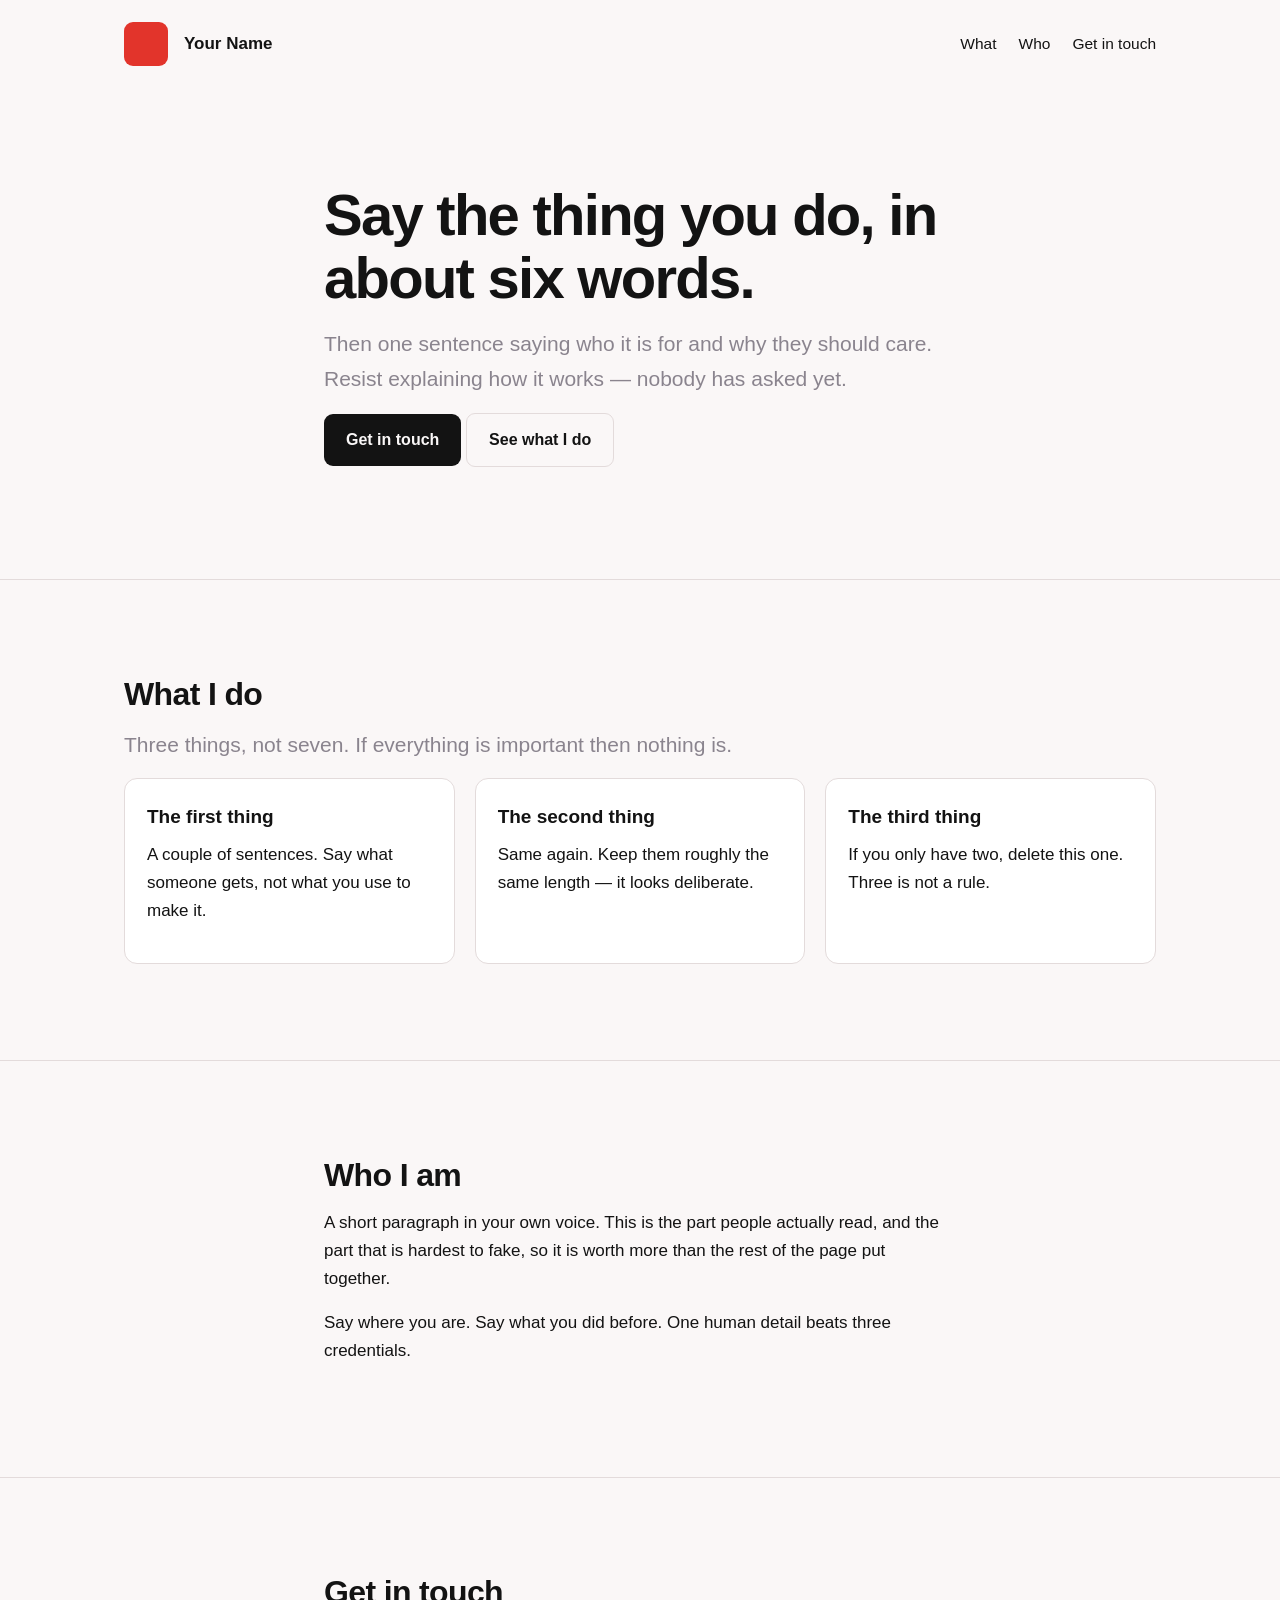
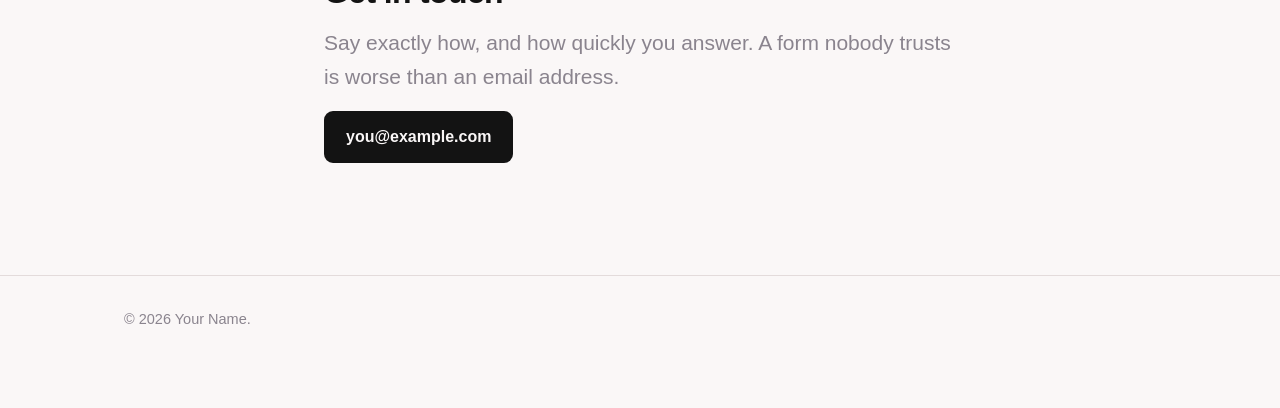
<file: site-templates/one-page/index.html>
<!doctype html>
<html lang="en">
<head>
<meta charset="utf-8">
<meta name="viewport" content="width=device-width, initial-scale=1">

<!-- These two lines are what people see in a search result and when they share a link.
     Change them before you show anyone. -->
<title>What this is — Your Name</title>
<meta name="description" content="One sentence about what this is and who it is for.">

<link rel="stylesheet" href="mwk.css">
</head>
<body>

<div class="wrap">
  <nav>
    <div class="block" aria-hidden="true"></div>
    <strong>Your Name</strong>
    <div class="links">
      <a href="#what">What</a>
      <a href="#who">Who</a>
      <a href="#talk">Get in touch</a>
    </div>
  </nav>
</div>

<section>
  <div class="wrap narrow">
    <h1>Say the thing you do, in about six words.</h1>
    <p class="lede">Then one sentence saying who it is for and why they should care. Resist
      explaining how it works — nobody has asked yet.</p>
    <p><a class="btn" href="#talk">Get in touch</a>
       <a class="btn ghost" href="#what">See what I do</a></p>
  </div>
</section>

<section id="what">
  <div class="wrap">
    <h2>What I do</h2>
    <p class="lede narrow">Three things, not seven. If everything is important then nothing is.</p>
    <div class="grid">
      <div class="card">
        <h3>The first thing</h3>
        <p>A couple of sentences. Say what someone gets, not what you use to make it.</p>
      </div>
      <div class="card">
        <h3>The second thing</h3>
        <p>Same again. Keep them roughly the same length — it looks deliberate.</p>
      </div>
      <div class="card">
        <h3>The third thing</h3>
        <p>If you only have two, delete this one. Three is not a rule.</p>
      </div>
    </div>
  </div>
</section>

<section id="who">
  <div class="wrap narrow">
    <h2>Who I am</h2>
    <p>A short paragraph in your own voice. This is the part people actually read, and the part
      that is hardest to fake, so it is worth more than the rest of the page put together.</p>
    <p>Say where you are. Say what you did before. One human detail beats three credentials.</p>
  </div>
</section>

<section id="talk">
  <div class="wrap narrow">
    <h2>Get in touch</h2>
    <p class="lede">Say exactly how, and how quickly you answer. A form nobody trusts is worse
      than an email address.</p>
    <p><a class="btn" href="mailto:you@example.com">you@example.com</a></p>
  </div>
</section>

<footer>
  <div class="wrap">
    <p>© <span id="year">2026</span> Your Name.</p>
    <!-- Where this design came from. Uncomment it if you would like to say so — it is
         genuinely optional and nothing here checks whether you did.
    <p>Built with <a href="https://matewishkey.com">Mate Wish Key</a>.</p>
    -->
  </div>
</footer>

<script>
  // The only script on the page: keep the year right without anyone having to remember.
  document.getElementById('year').textContent = new Date().getFullYear();
</script>
</body>
</html>
</file>
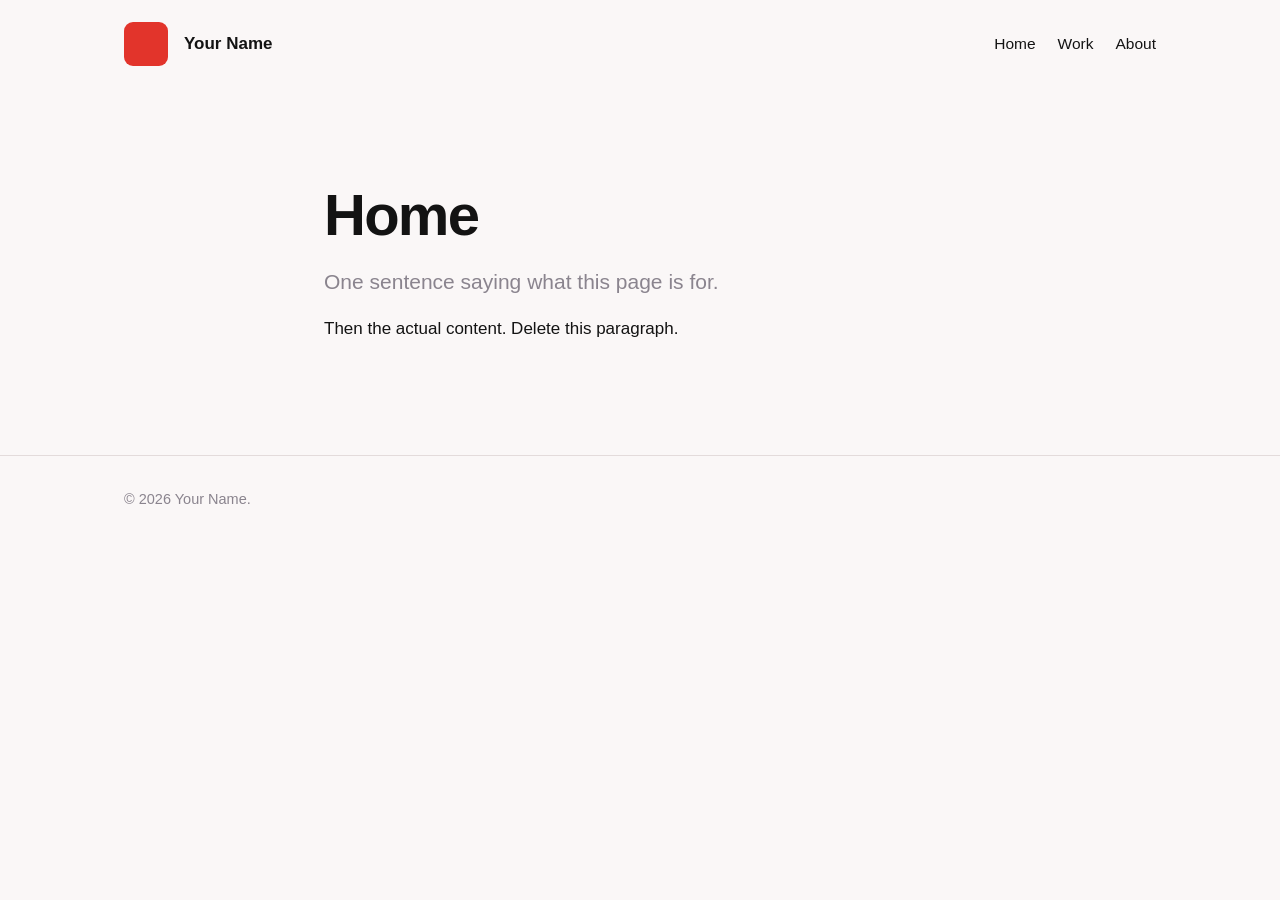
<file: site-templates/pages/index.html>
<!doctype html>
<html lang="en">
<head>
<meta charset="utf-8">
<meta name="viewport" content="width=device-width, initial-scale=1">
<title>Home — Your Name</title>
<meta name="description" content="One sentence about this page.">
<link rel="stylesheet" href="mwk.css">
</head>
<body>

<div class="wrap">
  <nav>
    <div class="block" aria-hidden="true"></div>
    <strong>Your Name</strong>
    <div class="links">
      <a href="index.html">Home</a>
      <a href="work.html">Work</a>
      <a href="about.html">About</a>
    </div>
  </nav>
</div>

<section>
  <div class="wrap narrow">
    <h1>Home</h1>
    <p class="lede">One sentence saying what this page is for.</p>
    <p>Then the actual content. Delete this paragraph.</p>
  </div>
</section>

<footer>
  <div class="wrap">
    <p>© <span id="year">2026</span> Your Name.</p>
    <!-- Where this design came from. Uncomment it if you would like to say so — it is
         genuinely optional and nothing here checks whether you did.
    <p>Built with <a href="https://matewishkey.com">Mate Wish Key</a>.</p>
    -->
  </div>
</footer>

<script>document.getElementById('year').textContent = new Date().getFullYear();</script>
</body>
</html>
</file>
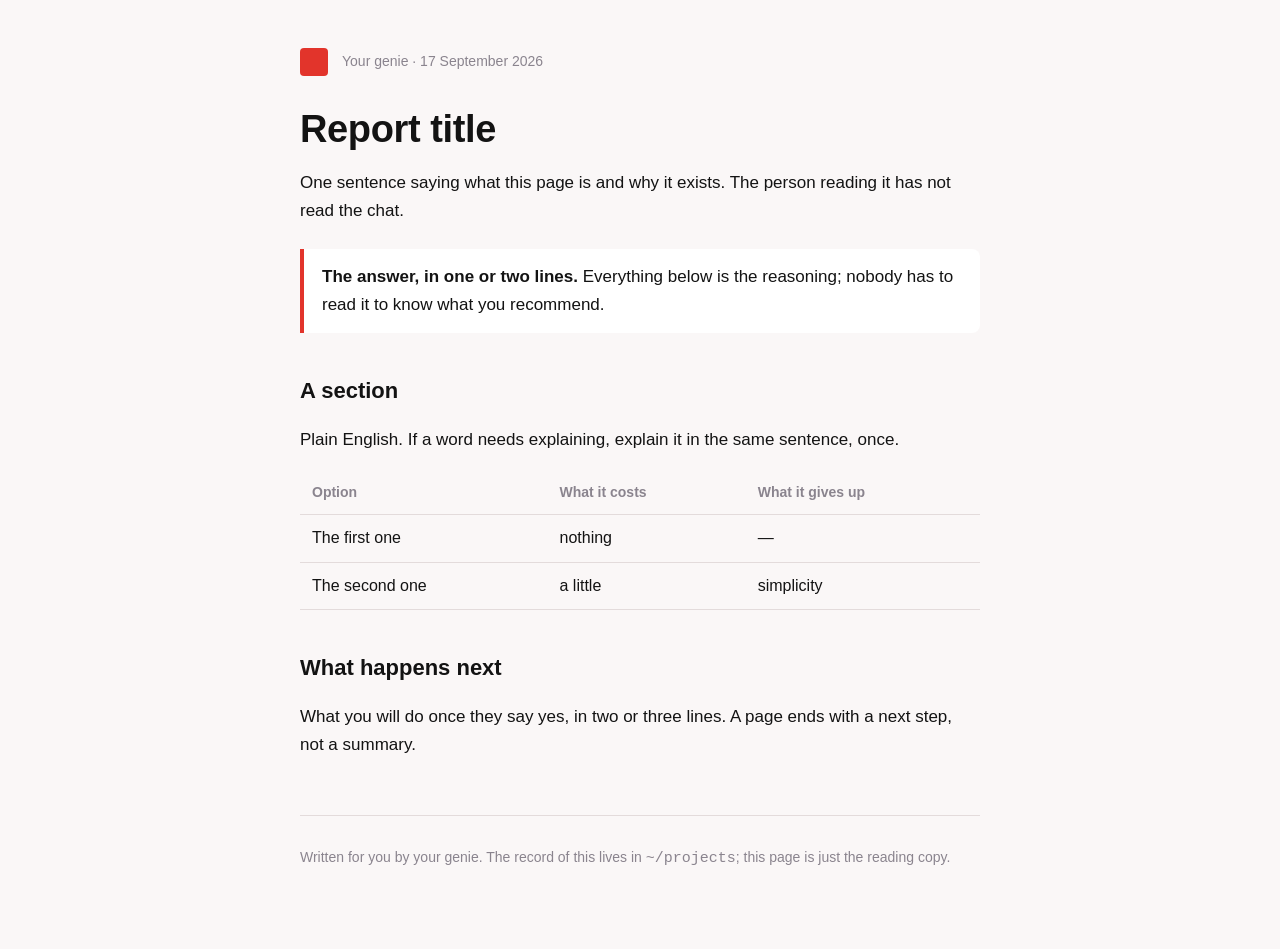
<file: site-templates/report/index.html>
<!doctype html>
<html lang="en">
<head>
<meta charset="utf-8">
<meta name="viewport" content="width=device-width, initial-scale=1">
<title>Report title</title>
<!--
  A page the genie writes for them to READ — a plan, a set of options, a comparison, a
  report. Anything longer than a screen. It lives at
  ~/mwk-work/<project>/<YYYY-MM-DD_slug>/index.html, served at http://127.0.0.1:29200/…,
  and linked from the chat. An artifact only when they want to send it to someone.

  Everything is inline on purpose: an artifact cannot load a stylesheet beside it, and a
  page opened off disk should look the same. The values are Mate Wish Key's, the same ones
  as site-templates/mwk.css — change them there and here together, or not at all.
-->
<style>
  :root {
    --brand:      #e2342b;   /* the one loud colour. Spent once, on the block */
    --brand-deep: #c9251d;
    --bg:         #faf7f7;
    --fg:         #131313;
    --muted:      #8a848e;
    --line:       #e3dbdb;
    --card:       #ffffff;
    --text:       680px;
    --font: -apple-system, BlinkMacSystemFont, "Segoe UI", Helvetica, Arial, sans-serif;
    --mono: ui-monospace, SFMono-Regular, Menlo, Consolas, monospace;
  }
  @media (prefers-color-scheme: dark) {
    :root:not([data-theme=light]) {
      --bg:#131313; --fg:#faf7f7; --muted:#a8a2b0; --line:#2b2b2b; --card:#1b1b1b;
      --brand-deep:#f0524a;
    }
  }
  :root[data-theme=dark] {
    --bg:#131313; --fg:#faf7f7; --muted:#a8a2b0; --line:#2b2b2b; --card:#1b1b1b;
    --brand-deep:#f0524a;
  }
  *, *::before, *::after { box-sizing: border-box; }
  body { margin:0; background:var(--bg); color:var(--fg); font:17px/1.65 var(--font);
         -webkit-font-smoothing:antialiased; padding: 0 24px; }
  a { color:var(--brand-deep); text-underline-offset:2px; }
  main { max-width:var(--text); margin:0 auto; padding-block: 48px 64px; }
  header { display:flex; align-items:center; gap:14px; margin-bottom:32px; }
  .block { width:28px; height:28px; background:var(--brand); border-radius:4px; flex:none; }
  header .kicker { color:var(--muted); font-size:14px; margin:0; }
  h1 { font-size:clamp(28px, 4vw, 38px); line-height:1.15; margin:0 0 8px; letter-spacing:-.01em; }
  h2 { font-size:22px; margin:40px 0 12px; }
  p, li { max-width:var(--text); }
  table { border-collapse:collapse; width:100%; margin:16px 0; font-size:16px; }
  th, td { text-align:left; padding:10px 12px; border-bottom:1px solid var(--line); vertical-align:top; }
  th { color:var(--muted); font-weight:600; font-size:14px; }
  code, pre { font-family:var(--mono); font-size:15px; }
  pre { background:var(--card); border:1px solid var(--line); border-radius:8px; padding:14px 16px; overflow-x:auto; }
  .answer { background:var(--card); border-left:4px solid var(--brand); padding:14px 18px; border-radius:0 8px 8px 0; margin:24px 0; }
  footer { border-top:1px solid var(--line); margin-top:56px; padding-top:16px; color:var(--muted); font-size:14px; }
  @media print { body { background:#fff; color:#000; } .block { -webkit-print-color-adjust:exact; print-color-adjust:exact; } }
</style>
</head>
<body>
<main>
  <header>
    <div class="block" aria-hidden="true"></div>
    <div>
      <p class="kicker">Your genie · <span id="date">17 September 2026</span></p>
    </div>
  </header>

  <h1>Report title</h1>
  <p>One sentence saying what this page is and why it exists. The person reading it has not read the chat.</p>

  <div class="answer">
    <strong>The answer, in one or two lines.</strong> Everything below is the reasoning; nobody has to read it to know what you recommend.
  </div>

  <h2>A section</h2>
  <p>Plain English. If a word needs explaining, explain it in the same sentence, once.</p>

  <table>
    <thead><tr><th>Option</th><th>What it costs</th><th>What it gives up</th></tr></thead>
    <tbody>
      <tr><td>The first one</td><td>nothing</td><td>—</td></tr>
      <tr><td>The second one</td><td>a little</td><td>simplicity</td></tr>
    </tbody>
  </table>

  <h2>What happens next</h2>
  <p>What you will do once they say yes, in two or three lines. A page ends with a next step, not a summary.</p>

  <footer>
    <p>Written for you by your genie. The record of this lives in <code>~/projects</code>; this page is just the reading copy.</p>
    <!-- Where this design came from. Uncomment it if you would like to say so — it is
         genuinely optional and nothing here checks whether you did.
    <p>Built with <a href="https://matewishkey.com">Mate Wish Key</a>.</p>
    -->
  </footer>
</main>
</body>
</html>
</file>
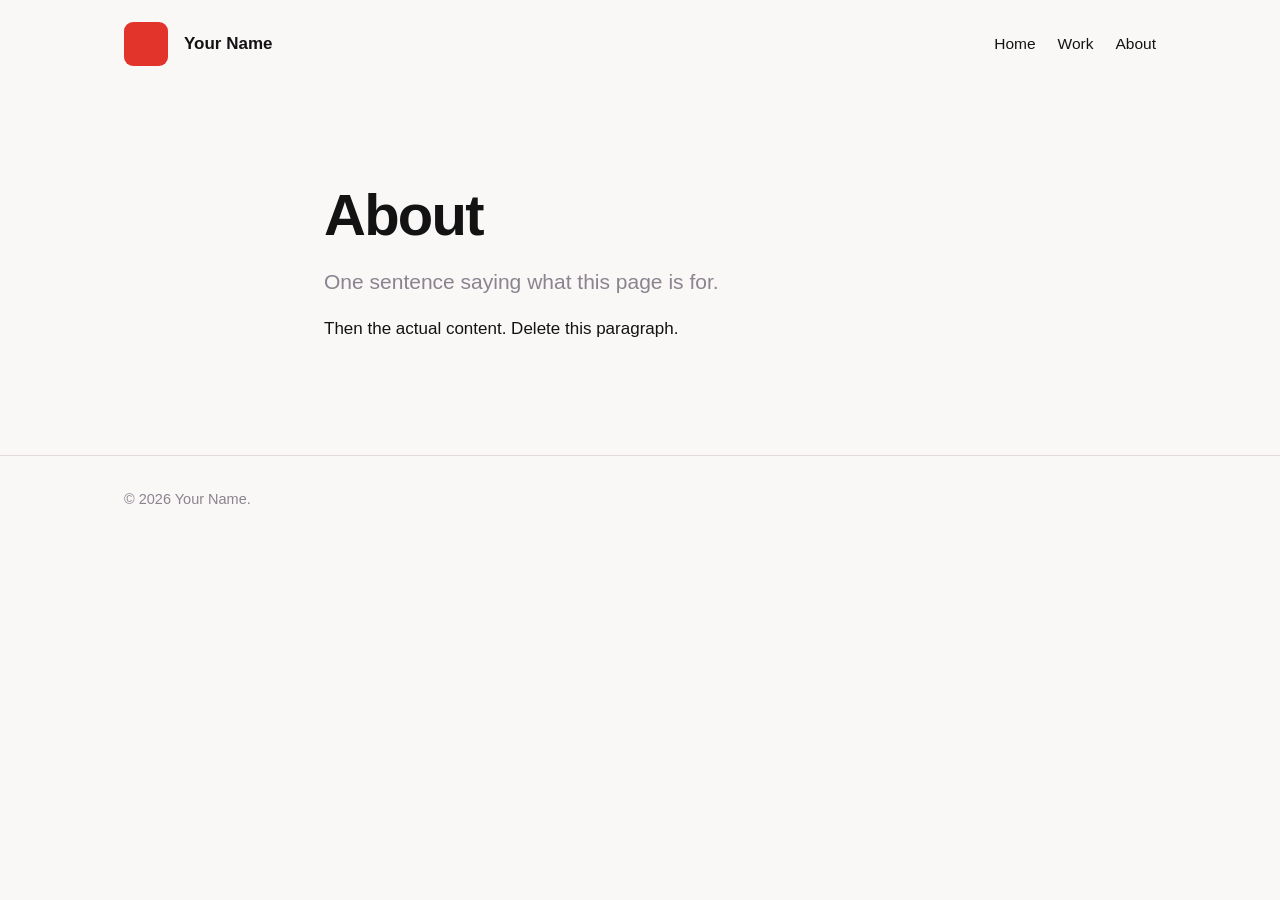
<file: site-templates/pages/about.html>
<!doctype html>
<html lang="en">
<head>
<meta charset="utf-8">
<meta name="viewport" content="width=device-width, initial-scale=1">
<title>About — Your Name</title>
<meta name="description" content="One sentence about this page.">
<link rel="stylesheet" href="mwk.css">
</head>
<body>

<div class="wrap">
  <nav>
    <div class="block" aria-hidden="true"></div>
    <strong>Your Name</strong>
    <div class="links">
      <a href="index.html">Home</a>
      <a href="work.html">Work</a>
      <a href="about.html">About</a>
    </div>
  </nav>
</div>

<section>
  <div class="wrap narrow">
    <h1>About</h1>
    <p class="lede">One sentence saying what this page is for.</p>
    <p>Then the actual content. Delete this paragraph.</p>
  </div>
</section>

<footer>
  <div class="wrap">
    <p>© <span id="year">2026</span> Your Name.</p>
    <!-- Where this design came from. Uncomment it if you would like to say so — it is
         genuinely optional and nothing here checks whether you did.
    <p>Built with <a href="https://matewishkey.com">Mate Wish Key</a>.</p>
    -->
  </div>
</footer>

<script>document.getElementById('year').textContent = new Date().getFullYear();</script>
</body>
</html>
</file>
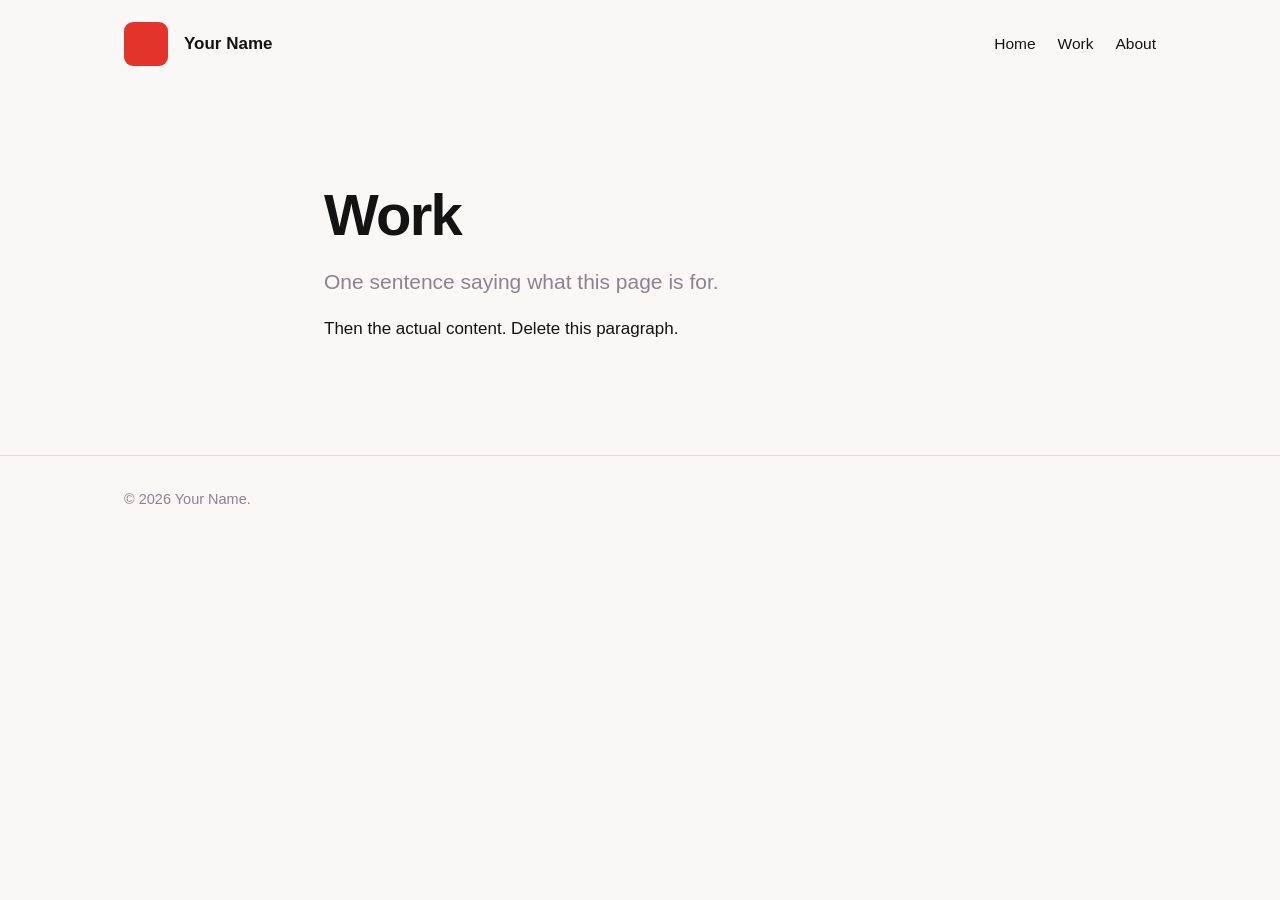
<file: site-templates/pages/work.html>
<!doctype html>
<html lang="en">
<head>
<meta charset="utf-8">
<meta name="viewport" content="width=device-width, initial-scale=1">
<title>Work — Your Name</title>
<meta name="description" content="One sentence about this page.">
<link rel="stylesheet" href="mwk.css">
</head>
<body>

<div class="wrap">
  <nav>
    <div class="block" aria-hidden="true"></div>
    <strong>Your Name</strong>
    <div class="links">
      <a href="index.html">Home</a>
      <a href="work.html">Work</a>
      <a href="about.html">About</a>
    </div>
  </nav>
</div>

<section>
  <div class="wrap narrow">
    <h1>Work</h1>
    <p class="lede">One sentence saying what this page is for.</p>
    <p>Then the actual content. Delete this paragraph.</p>
  </div>
</section>

<footer>
  <div class="wrap">
    <p>© <span id="year">2026</span> Your Name.</p>
    <!-- Where this design came from. Uncomment it if you would like to say so — it is
         genuinely optional and nothing here checks whether you did.
    <p>Built with <a href="https://matewishkey.com">Mate Wish Key</a>.</p>
    -->
  </div>
</footer>

<script>document.getElementById('year').textContent = new Date().getFullYear();</script>
</body>
</html>
</file>
<file: site-templates/one-page/mwk.css>
/* ─────────────────────────────────────────────────────────────────────────────
   The whole look, in one file. Change the numbers at the top and the whole site
   changes with them — that is the point of having them in one place.

   These are Mate Wish Key's own values. They are a starting point, not a rule:
   make it yours. The one thing worth keeping is the HABIT — colours and sizes
   named once at the top, used by name everywhere else.
   ───────────────────────────────────────────────────────────────────────────── */
:root {
  --brand:      #e2342b;   /* the one loud colour. Use it once per screen */
  --brand-deep: #c9251d;   /* the same red, dark enough to read as a link */
  --bg:         #faf7f7;
  --fg:         #131313;
  --muted:      #8a848e;   /* second-line text: dates, captions, small print */
  --line:       #e3dbdb;
  --card:       #ffffff;

  --wide:  1080px;         /* how wide the page gets before it stops growing */
  --text:  680px;          /* how wide a paragraph gets. Long lines are hard to read */
  --gap:   clamp(48px, 8vw, 96px);

  --font: -apple-system, BlinkMacSystemFont, "Segoe UI", Helvetica, Arial, sans-serif;
}

/* Dark mode for free. Only the colours change; nothing else has to know. */
@media (prefers-color-scheme: dark) {
  :root:not([data-theme=light]) {
    --bg:#131313; --fg:#faf7f7; --muted:#a8a2b0; --line:#2b2b2b; --card:#1b1b1b;
    --brand-deep:#f0524a;
  }
}

*, *::before, *::after { box-sizing: border-box; }
body { margin:0; background:var(--bg); color:var(--fg); font:17px/1.65 var(--font);
       -webkit-font-smoothing:antialiased; }
img, video { max-width:100%; height:auto; display:block; }
a { color:var(--brand-deep); text-underline-offset:2px; }

.wrap  { max-width:var(--wide); margin:0 auto; padding:0 24px; }
.narrow{ max-width:var(--text); }
section{ padding:var(--gap) 0; }
section + section { border-top:1px solid var(--line); }

h1 { font-size:clamp(34px,6vw,58px); line-height:1.08; letter-spacing:-.03em; margin:0 0 18px; font-weight:680; }
h2 { font-size:clamp(24px,3.4vw,32px); line-height:1.18; letter-spacing:-.02em; margin:0 0 14px; font-weight:660; }
h3 { font-size:19px; margin:0 0 8px; font-weight:640; }
p  { margin:0 0 16px; }
.lede { font-size:clamp(18px,2.2vw,21px); color:var(--muted); }

/* The block. It is the logo shape and the one place the loud colour is spent. */
.block { width:44px; height:44px; border-radius:9px; background:var(--brand); flex:0 0 44px; }

nav { display:flex; align-items:center; gap:16px; padding:22px 0; }
nav .links { margin-left:auto; display:flex; gap:22px; font-size:15.5px; }
nav a { color:var(--fg); text-decoration:none; }
nav a:hover { color:var(--brand-deep); }

.btn { display:inline-block; background:var(--fg); color:var(--bg); text-decoration:none;
       padding:13px 22px; border-radius:9px; font-weight:620; font-size:16px; }
.btn:hover { opacity:.9; }
.btn.ghost { background:transparent; color:var(--fg); border:1px solid var(--line); }

.grid { display:grid; gap:20px; grid-template-columns:repeat(auto-fit,minmax(260px,1fr)); }
.card { background:var(--card); border:1px solid var(--line); border-radius:13px; padding:22px; }

footer { border-top:1px solid var(--line); padding:32px 0 60px; color:var(--muted); font-size:14.5px; }

/* Anything that should not be read out by a screen reader but must exist for one */
.visually-hidden { position:absolute; width:1px; height:1px; overflow:hidden; clip:rect(0 0 0 0); }
</file>
<file: site-templates/pages/mwk.css>
/* ─────────────────────────────────────────────────────────────────────────────
   The whole look, in one file. Change the numbers at the top and the whole site
   changes with them — that is the point of having them in one place.

   These are Mate Wish Key's own values. They are a starting point, not a rule:
   make it yours. The one thing worth keeping is the HABIT — colours and sizes
   named once at the top, used by name everywhere else.
   ───────────────────────────────────────────────────────────────────────────── */
:root {
  --brand:      #e2342b;   /* the one loud colour. Use it once per screen */
  --brand-deep: #c9251d;   /* the same red, dark enough to read as a link */
  --bg:         #faf7f7;
  --fg:         #131313;
  --muted:      #8a848e;   /* second-line text: dates, captions, small print */
  --line:       #e3dbdb;
  --card:       #ffffff;

  --wide:  1080px;         /* how wide the page gets before it stops growing */
  --text:  680px;          /* how wide a paragraph gets. Long lines are hard to read */
  --gap:   clamp(48px, 8vw, 96px);

  --font: -apple-system, BlinkMacSystemFont, "Segoe UI", Helvetica, Arial, sans-serif;
}

/* Dark mode for free. Only the colours change; nothing else has to know. */
@media (prefers-color-scheme: dark) {
  :root:not([data-theme=light]) {
    --bg:#131313; --fg:#faf7f7; --muted:#a8a2b0; --line:#2b2b2b; --card:#1b1b1b;
    --brand-deep:#f0524a;
  }
}

*, *::before, *::after { box-sizing: border-box; }
body { margin:0; background:var(--bg); color:var(--fg); font:17px/1.65 var(--font);
       -webkit-font-smoothing:antialiased; }
img, video { max-width:100%; height:auto; display:block; }
a { color:var(--brand-deep); text-underline-offset:2px; }

.wrap  { max-width:var(--wide); margin:0 auto; padding:0 24px; }
.narrow{ max-width:var(--text); }
section{ padding:var(--gap) 0; }
section + section { border-top:1px solid var(--line); }

h1 { font-size:clamp(34px,6vw,58px); line-height:1.08; letter-spacing:-.03em; margin:0 0 18px; font-weight:680; }
h2 { font-size:clamp(24px,3.4vw,32px); line-height:1.18; letter-spacing:-.02em; margin:0 0 14px; font-weight:660; }
h3 { font-size:19px; margin:0 0 8px; font-weight:640; }
p  { margin:0 0 16px; }
.lede { font-size:clamp(18px,2.2vw,21px); color:var(--muted); }

/* The block. It is the logo shape and the one place the loud colour is spent. */
.block { width:44px; height:44px; border-radius:9px; background:var(--brand); flex:0 0 44px; }

nav { display:flex; align-items:center; gap:16px; padding:22px 0; }
nav .links { margin-left:auto; display:flex; gap:22px; font-size:15.5px; }
nav a { color:var(--fg); text-decoration:none; }
nav a:hover { color:var(--brand-deep); }

.btn { display:inline-block; background:var(--fg); color:var(--bg); text-decoration:none;
       padding:13px 22px; border-radius:9px; font-weight:620; font-size:16px; }
.btn:hover { opacity:.9; }
.btn.ghost { background:transparent; color:var(--fg); border:1px solid var(--line); }

.grid { display:grid; gap:20px; grid-template-columns:repeat(auto-fit,minmax(260px,1fr)); }
.card { background:var(--card); border:1px solid var(--line); border-radius:13px; padding:22px; }

footer { border-top:1px solid var(--line); padding:32px 0 60px; color:var(--muted); font-size:14.5px; }

/* Anything that should not be read out by a screen reader but must exist for one */
.visually-hidden { position:absolute; width:1px; height:1px; overflow:hidden; clip:rect(0 0 0 0); }
</file>
